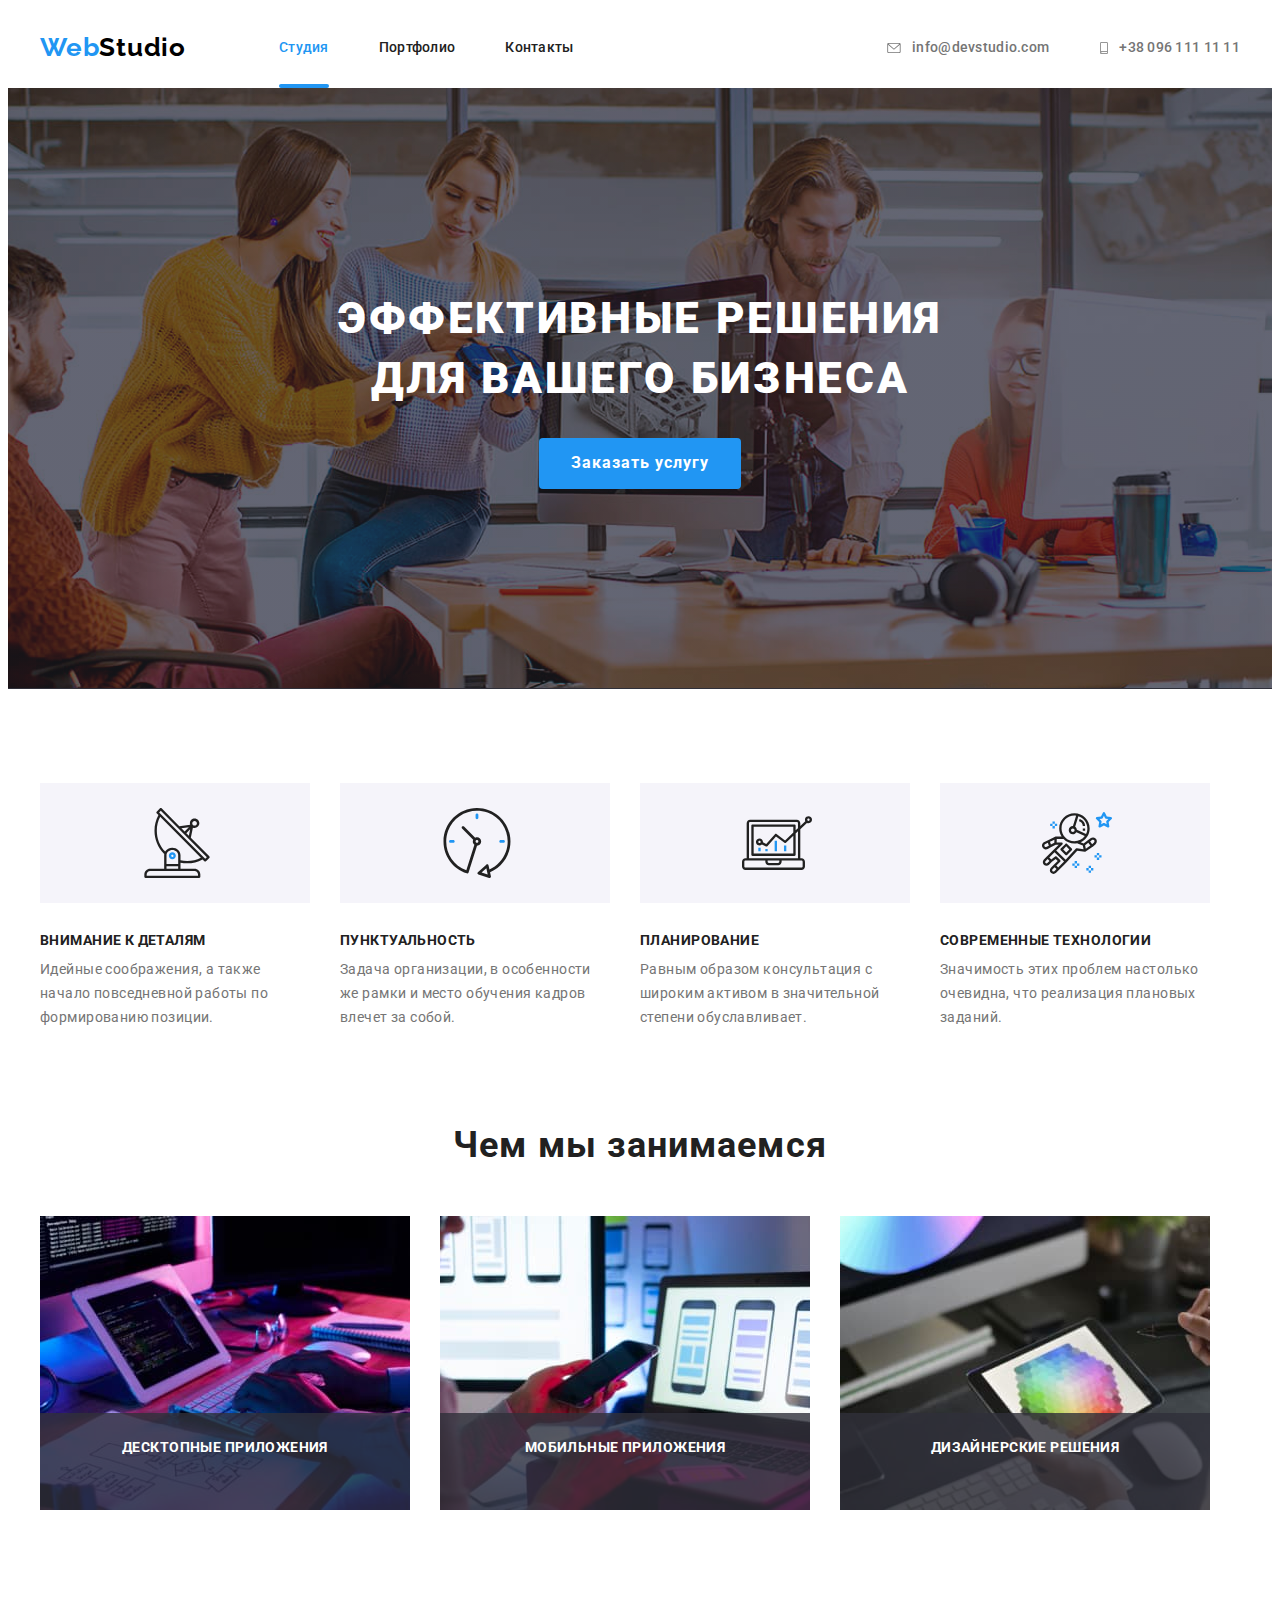
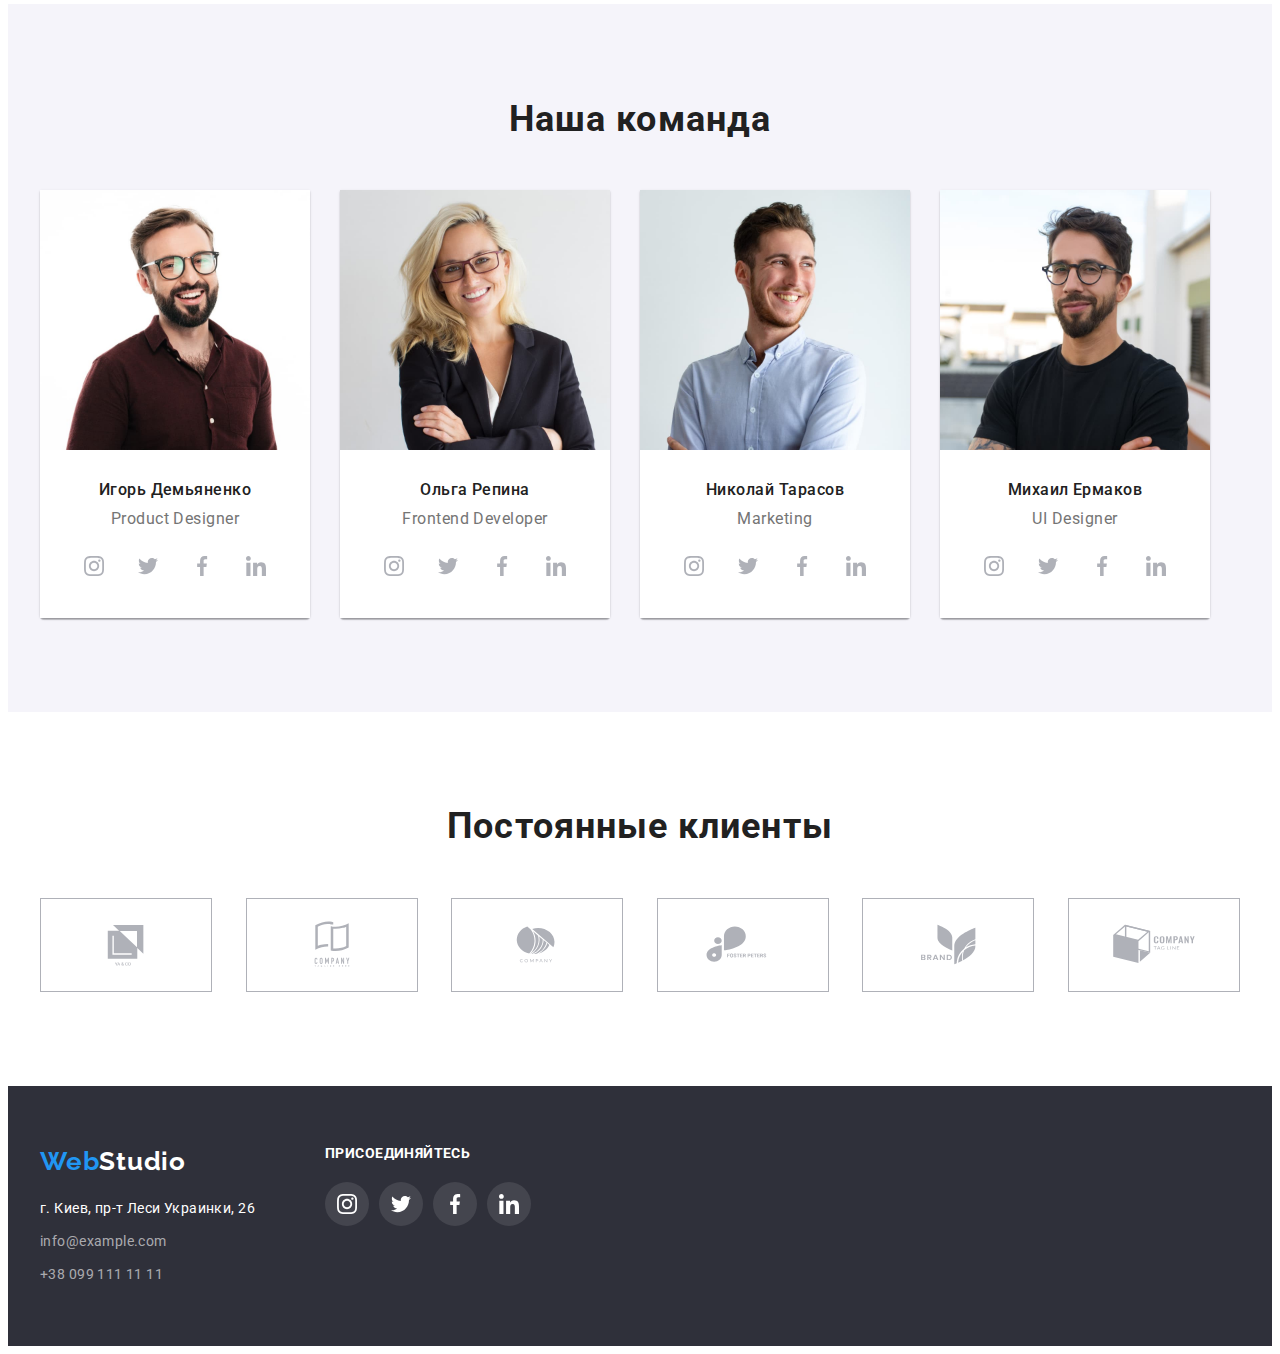
<file: index.html>
<!DOCTYPE html>
<html lang="ru">
  <head>
    <meta charset="UTF-8" />
    <meta http-equiv="X-UA-Compatible" content="IE=edge" />
    <meta name="viewport" content="width=he, initial-scale=1.0" />
    <title>Document</title>
    <link rel="preconnect" href="https://fonts.googleapis.com" />
    <link rel="preconnect" href="https://fonts.gstatic.com" crossorigin />
    <link
      href="https://fonts.googleapis.com/css2?family=Raleway:wght@700&family=Roboto:wght@400;500;700;900&display=swap"
      rel="stylesheet"
    />
    <link
      rel="stylesheet"
      href="https://cdnjs.cloudflare.com/ajax/libs/modern-normalize/1.1.0/modern-normalize.min.css"
      integrity="sha512-wpPYUAdjBVSE4KJnH1VR1HeZfpl1ub8YT/NKx4PuQ5NmX2tKuGu6U/JRp5y+Y8XG2tV+wKQpNHVUX03MfMFn9Q=="
      crossorigin="anonymous"
      referrerpolicy="no-referrer"
    />
    <link rel="stylesheet" href="./css/styles.css" />
  </head>

  <body>
    <header>
      <div class="container">
        <div class="page-head">
          <nav class="site-nav">
            <a class="logo" href=""><span class="web">Web</span>Studio</a>
            <ul class="nav-list">
              <li class="item"><a class="link current" href="">Студия</a></li>
              <li class="item">
                <a class="link" href="./portfolio.html"> Портфолио</a>
              </li>
              <li class="item"><a class="link" href="">Контакты</a></li>
            </ul>
          </nav>

          <ul class="contacts">
            <li class="item">
              <a class="link contacts-link" href="mailto:info@devstudio.com">
                <svg class="icon-envelope" width="16px" height="10px">
                  <use href="./images/symbol.svg#icon-envelope"></use>
                </svg>
                info@devstudio.com</a
              >
            </li>
            <li class="item">
              <a class="link contacts-link" href="tel:+380961111111">
                <svg class="icon-smartphone">
                  <use href="./images/symbol.svg#icon-smartphone"></use>
                </svg>
                +38 096 111 11 11</a
              >
            </li>
          </ul>
        </div>
      </div>
    </header>
    <!--Герой-->
    <main>
      <section class="hero">
        <div class="container">
          <h1>Эффективные решения для вашего бизнеса</h1>
          <button data-modal-open class="button" type="button">
            Заказать услугу
          </button>
        </div>
      </section>
      <!--Особенности-->
      <section class="section">
        <div class="container">
          <h2 class="uniq studio">Особенности</h2>
          <ul class="uniq-list">
            <li class="item">
              <div class="uniq-bg">
                <svg class="icon-uniq">
                  <use href="./images/symbol.svg#icon-antena"></use>
                </svg>
              </div>
              <h3 class="uniqenes">Внимание к деталям</h3>
              <p class="uniqenes-line">
                Идейные соображения, а также начало повседневной работы по
                формированию позиции.
              </p>
            </li>
            <li class="item">
              <div class="uniq-bg">
                <svg class="icon-uniq">
                  <use href="./images/symbol.svg#icon-clock"></use>
                </svg>
              </div>
              <h3 class="uniqenes">Пунктуальность</h3>
              <p class="uniqenes-line">
                Задача организации, в особенности же рамки и место обучения
                кадров влечет за собой.
              </p>
            </li>
            <li class="item">
              <div class="uniq-bg">
                <svg class="icon-uniq">
                  <use href="./images/symbol.svg#icon-diagram"></use>
                </svg>
              </div>
              <h3 class="uniqenes">Планирование</h3>
              <p class="uniqenes-line">
                Равным образом консультация с широким активом в значительной
                степени обуславливает.
              </p>
            </li>
            <li class="item">
              <div class="uniq-bg">
                <svg class="icon-uniq">
                  <use href="./images/symbol.svg#icon-astronaut"></use>
                </svg>
              </div>
              <h3 class="uniqenes">Современные технологии</h3>
              <p class="uniqenes-line">
                Значимость этих проблем настолько очевидна, что реализация
                плановых заданий.
              </p>
            </li>
          </ul>
        </div>
      </section>

      <!-- Чем занимаемся -->
      <section class="we-do">
        <div class="container">
          <h2>Чем мы занимаемся</h2>
          <ul class="do-list">
            <li class="item">
              <div class="do-list-overlay">
                <img src="./images/box-one.jpg" alt="анализуем" width="370" />
                <div class="overlay-one">
                  <p class="we-do-text">Десктопные приложения</p>
                </div>
              </div>
            </li>
            <li class="item">
              <div class="do-list-overlay">
                <img src="./images/box-two.jpg" alt="делаем" width="370" />
                <div class="overlay-one">
                  <p class="we-do-text">Мобильные приложения</p>
                </div>
              </div>
            </li>
            <li class="item">
              <div class="do-list-overlay">
                <img src="./images/box-three.jpg" alt="выбираем" width="370" />
                <div class="overlay-one">
                  <p class="we-do-text">Дизайнерские решения</p>
                </div>
              </div>
            </li>
          </ul>
        </div>
      </section>
      <!--команда  -->
      <section class="team section">
        <div class="container">
          <h2 class="our-team">Наша команда</h2>
          <ul class="team-list">
            <li class="team-item">
              <img src="./images/ihor.jpg" alt="Игорь Демьяненко" width="270" />
              <div class="team-card">
                <h3 class="names">Игорь Демьяненко</h3>
                <p class="prof">Product Designer</p>
                <div class="social-media">
                  <a class="social-link" href="">
                    <svg class="icon-social">
                      <use href="./images/symbol.svg#icon-instagram"></use>
                    </svg>
                  </a>
                  <a href="" class="social-link">
                    <svg class="icon-social">
                      <use href="./images/symbol.svg#icon-twitter"></use>
                    </svg>
                  </a>
                  <a href="" class="social-link">
                    <svg class="icon-social">
                      <use href="./images/symbol.svg#icon-facebook"></use>
                    </svg>
                  </a>
                  <a href="" class="social-link">
                    <svg class="icon-social">
                      <use href="./images/symbol.svg#icon-linkedin"></use>
                    </svg>
                  </a>
                </div>
              </div>
            </li>
            <li class="team-item">
              <img src="./images/olga.jpg" alt="Ольга Репина" width="270" />
              <div class="team-card">
                <h3 class="names">Ольга Репина</h3>
                <p class="prof">Frontend Developer</p>
                <div class="social-media">
                  <a class="social-link" href="">
                    <svg class="icon-social">
                      <use href="./images/symbol.svg#icon-instagram"></use>
                    </svg>
                  </a>
                  <a href="" class="social-link">
                    <svg class="icon-social">
                      <use href="./images/symbol.svg#icon-twitter"></use>
                    </svg>
                  </a>
                  <a href="" class="social-link">
                    <svg class="icon-social">
                      <use href="./images/symbol.svg#icon-facebook"></use>
                    </svg>
                  </a>
                  <a href="" class="social-link">
                    <svg class="icon-social">
                      <use href="./images/symbol.svg#icon-linkedin"></use>
                    </svg>
                  </a>
                </div>
              </div>
            </li>
            <li class="team-item">
              <img
                src="./images/nikolay.jpg"
                alt="Николай Тарасов"
                width="270"
              />
              <div class="team-card">
                <h3 class="names">Николай Тарасов</h3>
                <p class="prof">Marketing</p>
                <div class="social-media">
                  <a class="social-link" href="">
                    <svg class="icon-social">
                      <use href="./images/symbol.svg#icon-instagram"></use>
                    </svg>
                  </a>
                  <a href="" class="social-link">
                    <svg class="icon-social">
                      <use href="./images/symbol.svg#icon-twitter"></use>
                    </svg>
                  </a>
                  <a href="" class="social-link">
                    <svg class="icon-social">
                      <use href="./images/symbol.svg#icon-facebook"></use>
                    </svg>
                  </a>
                  <a href="" class="social-link">
                    <svg class="icon-social">
                      <use href="./images/symbol.svg#icon-linkedin"></use>
                    </svg>
                  </a>
                </div>
              </div>
            </li>
            <li class="team-item">
              <img
                src="./images/michael.jpg"
                alt="Михаил Ермаков"
                width="270"
              />
              <div class="team-card">
                <h3 class="names">Михаил Ермаков</h3>
                <p class="prof">UI Designer</p>
                <div class="social-media">
                  <a class="social-link" href="">
                    <svg class="icon-social">
                      <use href="./images/symbol.svg#icon-instagram"></use>
                    </svg>
                  </a>
                  <a href="" class="social-link">
                    <svg class="icon-social">
                      <use href="./images/symbol.svg#icon-twitter"></use>
                    </svg>
                  </a>
                  <a href="" class="social-link">
                    <svg class="icon-social">
                      <use href="./images/symbol.svg#icon-facebook"></use>
                    </svg>
                  </a>
                  <a href="" class="social-link">
                    <svg class="icon-social">
                      <use href="./images/symbol.svg#icon-linkedin"></use>
                    </svg>
                  </a>
                </div>
              </div>
            </li>
          </ul>
        </div>
      </section>
      <section class="section">
        <div class="container">
          <h2 class="clients-title">Постоянные клиенты</h2>
          <ul class="clients-list">
            <li>
              <a href="" class="clients-link">
                <svg class="icon-clients">
                  <use href="./images/symbol.svg#icon-client-one"></use>
                </svg>
              </a>
            </li>
            <li>
              <a href="" class="clients-link">
                <svg class="icon-clients">
                  <use href="./images/symbol.svg#icon-client-two"></use>
                </svg>
              </a>
            </li>
            <li>
              <a href="" class="clients-link">
                <svg class="icon-clients">
                  <use href="./images/symbol.svg#icon-client-three"></use>
                </svg>
              </a>
            </li>
            <li>
              <a href="" class="clients-link">
                <svg class="icon-clients">
                  <use href="./images/symbol.svg#icon-client-four"></use>
                </svg>
              </a>
            </li>
            <li>
              <a href="" class="clients-link">
                <svg class="icon-clients">
                  <use href="./images/symbol.svg#icon-client-five"></use>
                </svg>
              </a>
            </li>
            <li>
              <a href="" class="clients-link">
                <svg class="icon-clients">
                  <use href="./images/symbol.svg#icon-client-six"></use>
                </svg>
              </a>
            </li>
          </ul>
        </div>
      </section>
    </main>

    <!-- Футер -->

    <footer class="site-footer">
      <div class="container footer">
        <div class="logo-adress">
          <a class="logo footer" href=""
            ><span class="web">Web</span><span class="studio">Studio</span>
          </a>
          <address>
            <ul class="addres-nav">
              <li class="item">
                <a
                  class="link"
                  href="https://www.google.com/maps/place/бульвар+Лесі+Українки,+26,+Київ,+02000/@50.4265807,30.5361971,17z/data=!4m13!1m7!3m6!1s0x40d4cf0e033ecbe9:0x57a4dffefec77da0!2z0LHRg9C70YzQstCw0YAg0JvQtdGB0ZYg0KPQutGA0LDRl9C90LrQuCwgMjYsINCa0LjRl9CyLCAwMjAwMA!3b1!8m2!3d50.4265807!4d30.5383858!3m4!1s0x40d4cf0e033ecbe9:0x57a4dffefec77da0!8m2!3d50.4265807!4d30.5383858"
                  ><span class="map"> г. Киев, пр-т Леси Украинки, 26</span></a
                >
              </li>
              <li class="item">
                <a class="link" href="mailto:info@example.com"
                  >info@example.com</a
                >
              </li>
              <li class="item">
                <a class="link" href="tel:+380991111111">+38 099 111 11 11</a>
              </li>
            </ul>
          </address>
        </div>
        <div class="social-box">
          <h2 class="footer-title">присоединяйтесь</h2>
          <ul class="icon-footer-list">
            <li class="social-footer-list">
              <a href="" class="social-link-footer">
                <svg class="icon-social-footer">
                  <use href="./images/symbol.svg#icon-instagram"></use>
                </svg>
              </a>
            </li>
            <li class="social-footer-list">
              <a href="" class="social-link-footer">
                <svg class="icon-social-footer">
                  <use href="./images/symbol.svg#icon-twitter"></use>
                </svg>
              </a>
            </li>
            <li class="social-footer-list">
              <a href="" class="social-link-footer">
                <svg class="icon-social-footer">
                  <use href="./images/symbol.svg#icon-facebook"></use>
                </svg>
              </a>
            </li>
            <li class="social-footer-list">
              <a href="" class="social-link-footer">
                <svg class="icon-social-footer">
                  <use href="./images/symbol.svg#icon-linkedin"></use>
                </svg>
              </a>
            </li>
          </ul>
        </div>
      </div>
    </footer>

    <div class="backdrop is-hidden" data-modal>
      <div class="modal">
        <button class="modal-btn" type="button" data-modal-close>
          <svg width="18" height="18" fill="none">
            <path
              d="M15 4.10786 13.8921 3 9.5 7.39214 5.10786 3 4 4.10786 8.39214 8.5 4 12.8921 5.10786 14 9.5 9.60786 13.8921 14 15 12.8921 10.6079 8.5 15 4.10786Z"
              fill="#000"
            />
          </svg>
        </button>
      </div>
    </div>

    <script src="./js/modal.js"></script>
  </body>
</html>
</file>
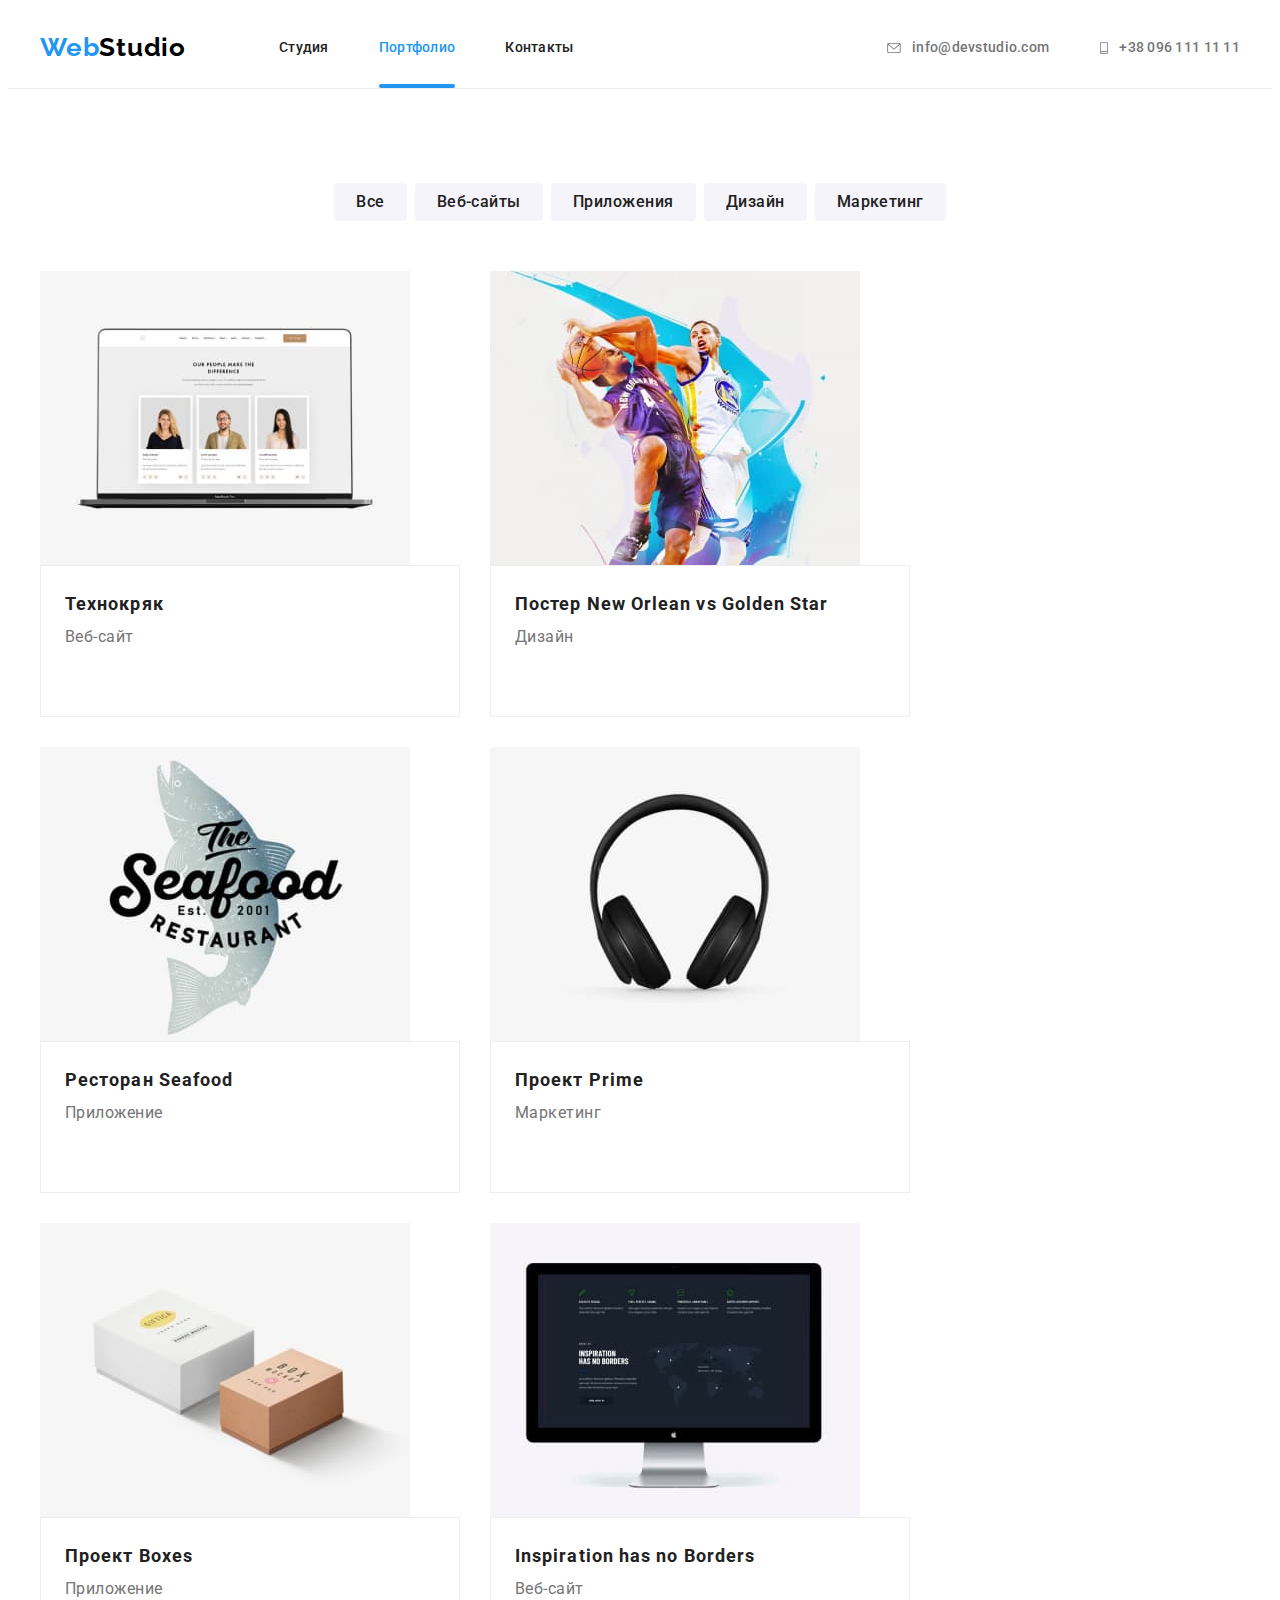
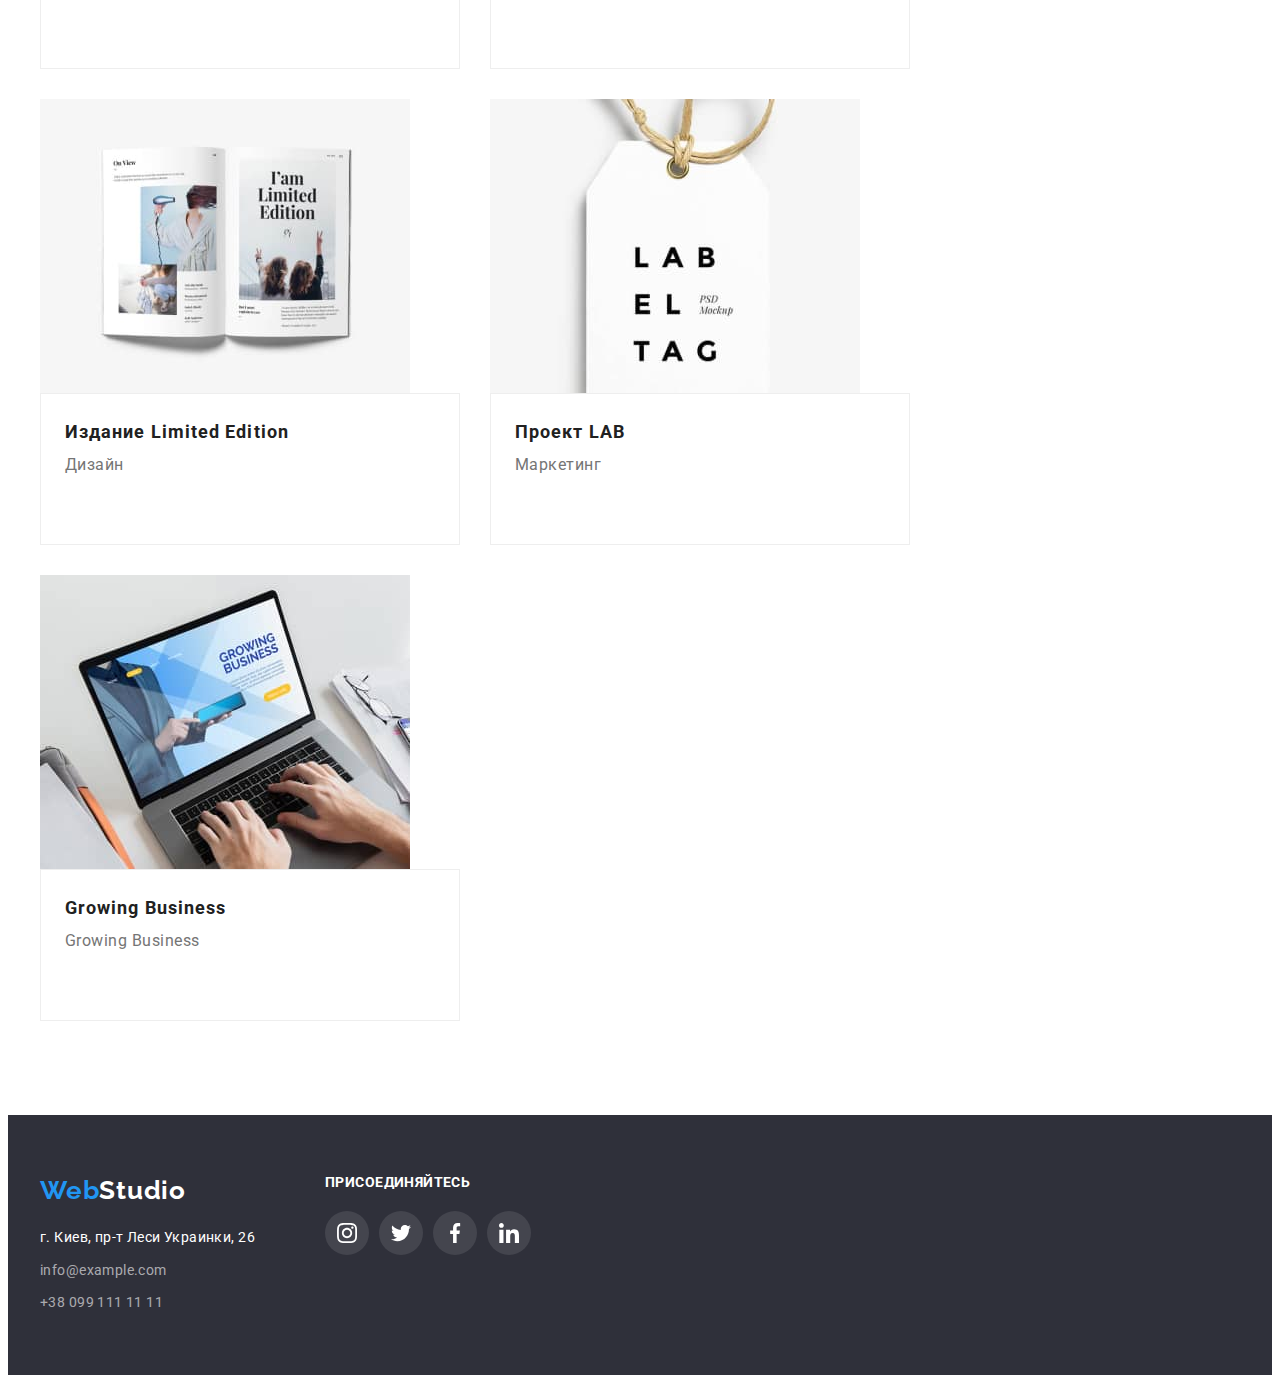
<file: portfolio.html>
<!DOCTYPE html>
<html lang="ru">
  <head>
    <meta charset="UTF-8" />
    <meta http-equiv="X-UA-Compatible" content="IE=edge" />
    <meta name="viewport" content="width=he, initial-scale=1.0" />
    <title>Document</title>
    <link rel="preconnect" href="https://fonts.googleapis.com" />
    <link rel="preconnect" href="https://fonts.gstatic.com" crossorigin />
    <link
      href="https://fonts.googleapis.com/css2?family=Raleway:wght@700&family=Roboto:wght@400;500;700;900&display=swap"
      rel="stylesheet"
    />
    <link rel="stylesheet" href="https://cdnjs.cloudflare.com/ajax/libs/modern-normalize/1.1.0/modern-normalize.min.css" integrity="sha512-wpPYUAdjBVSE4KJnH1VR1HeZfpl1ub8YT/NKx4PuQ5NmX2tKuGu6U/JRp5y+Y8XG2tV+wKQpNHVUX03MfMFn9Q==" crossorigin="anonymous" referrerpolicy="no-referrer" />
    <link rel="stylesheet" href="./css/styles.css"/>
  </head>
  <body>
    <header class="portfolio-header">
      <div class="container">
        <div class="page-head">
          <nav class="site-nav">
            <a class="logo" href=""><span class="web">Web</span>Studio</a>
            <ul class="nav-list">
              <li class="item"><a class="link" href="./index.html">Студия</a></li>
              <li class="item">
                <a class="link current" href="portfolio.html"> Портфолио</a>
              </li>
              <li class="item"><a class="link" href="">Контакты</a></li>
            </ul>
          </nav>

         <ul class="contacts">
            <li class="item">
              <a class="link contacts-link" href="mailto:info@devstudio.com">
                <svg class="icon-envelope" width="16px" height="10px">
                  <use href="./images/symbol.svg#icon-envelope"></use>
                </svg>
                info@devstudio.com</a>
            </li>
            <li class="item">
              <a class="link contacts-link" href="tel:+380961111111">
                 <svg class="icon-smartphone">
                  <use href="./images/symbol.svg#icon-smartphone"></use>
                </svg>
                +38 096 111 11 11</a>
            </li>
          </ul>
        </div>
      </div>
    </header>

    <main>
      <section class="section">
        <div class="container">
        <h1 class="progect-title">Примірники проектів</h1>
        <ul class="portfolio-buttons">
          <li class="item"><button class="btn" type="button">Все</button></li>
          <li class="item"><button class="btn" type="button">Веб-сайты</button></li>
          <li class="item"><button class="btn" type="button">Приложения</button></li>
          <li class="item"><button class="btn" type="button">Дизайн</button></li>
          <li class="item"><button class="btn" type="button">Маркетинг</button></li>
        </ul>

        <ul class="progects">
          <li class="item">
            <a href="" class="projects-link">
              <div class="project-thumb">
              <img src="./images/laptop.jpg" alt="Технокряк" width="370" />
              
              <div class="project-description">
                <p class="">Ресурс предлагает комплексные предложения с разным уровнем функционала и сервисов. Все это позволит посетителю получить исчерпывающие сведения о компании или частном лице.</p>
              </div>
            </div>
           <div class="group-item">
            <h2 class="progect">Технокряк</h2>
            <p class="progect-name">Веб-сайт</p>
            </div>
            </a>
          </li>
          <li class="item">
            <a href="" class="projects-link">
              <div class="project-thumb">
              <img
                src="./images/people.jpg"
                alt="Постер New Orlean vs Golden Star"
                width="370"
              />
               <div class="project-description">
                <p class="">Ресурс предлагает комплексные предложения с разным уровнем функционала и сервисов. Все это позволит посетителю получить исчерпывающие сведения о компании или частном лице.</p>
              </div>
            </div>
             <div class="group-item">
            <h2 class="progect">Постер New Orlean vs Golden Star</h2>
            <p class="progect-name">Дизайн</p>
            </div>
            </a>
          </li>
          <li class="item">
            <a href="" class="projects-link">
              <div class="project-thumb">
              <img
                src="./images/seafood.jpg"
                alt="Ресторан Seafood"
                width="370"
              />
               <div class="project-description">
                <p class="">Ресурс предлагает комплексные предложения с разным уровнем функционала и сервисов. Все это позволит посетителю получить исчерпывающие сведения о компании или частном лице.</p>
              </div>
            </div>
             <div class="group-item">
            <h2 class="progect">Ресторан Seafood</h2>
            <p class="progect-name">Приложение</p>
            </div>
            </a>
          </li>
          <li class="item">
            <a href="" class="projrcts-link">
              <div class="project-thumb">
              <img
                src="./images/headphones.jpg"
                alt="Проект Prime"
                width="370"
              />
               <div class="project-description">
                <p class="">Ресурс предлагает комплексные предложения с разным уровнем функционала и сервисов. Все это позволит посетителю получить исчерпывающие сведения о компании или частном лице.</p>
              </div>
            </div>
             <div class="group-item">
            <h2 class="progect">Проект Prime</h2>
            <p class="progect-name">Маркетинг</p>
            </div>
            </a>
          </li>
          <li class="item">
           <a href="" class="projects-link">
              <div class="project-thumb">
             <img src="./images/boxes.jpg" alt="Проект Boxes" width="370" />
            <div class="project-description">
                <p class="">Ресурс предлагает комплексные предложения с разным уровнем функционала и сервисов. Все это позволит посетителю получить исчерпывающие сведения о компании или частном лице.</p>
              </div>
            </div>
              <div class="group-item">
                <h2 class="progect">Проект Boxes</h2>
            <p class="progect-name">Приложение</p>
            </div>
           </a>
          </li>
          <li class="item">
            <a href="" class="progects-link">
              <div class="project-thumb">
              <img
              src="./images/monitor.jpg"
              alt="Веб-сайт Inspiration has no Borders"
              width="370"
              />
              <div class="project-description">
                <p class="">Ресурс предлагает комплексные предложения с разным уровнем функционала и сервисов. Все это позволит посетителю получить исчерпывающие сведения о компании или частном лице.</p>
              </div>
            </div>
             <div class="group-item">
            <h2 class="progect">Inspiration has no Borders</h2>
            <p class="progect-name">Веб-сайт</p>
            </div>
            </a>
          </li>
          <li class="item">
            <a href="" class="projects-link">
              <div class="project-thumb">
              <img
              src="./images/magazine.jpg"
              alt="Издание Limited Edition"
              width="370"
              />
              <div class="project-description">
                <p class="">Ресурс предлагает комплексные предложения с разным уровнем функционала и сервисов. Все это позволит посетителю получить исчерпывающие сведения о компании или частном лице.</p>
              </div>
            </div>
             <div class="group-item">
            <h2 class="progect">Издание Limited Edition</h2>
            <p class="progect-name">Дизайн</p>
            </div>
            </a>
          </li>
          <li class="item">
           <a href="" class="projects-link">
              <div class="project-thumb">
              <img src="./images/tag.jpg" alt="Проект LAB" width="370" />
            <div class="project-description">
                <p class="">Ресурс предлагает комплексные предложения с разным уровнем функционала и сервисов. Все это позволит посетителю получить исчерпывающие сведения о компании или частном лице.</p>
              </div>
            </div>
              <div class="group-item">
                <h2 class="progect">Проект LAB</h2>
                <p class="progect-name">Маркетинг</p>
            </div>
           </a>
          </li>
          <li class="item">
           <a href="" class="projects-link">
              <div class="project-thumb">
              <img
              src="./images/laptophands.jpg"
              alt="Growing Business Growing Business"
              width="370"
              />
              <div class="project-description">
                <p class="">Ресурс предлагает комплексные предложения с разным уровнем функционала и сервисов. Все это позволит посетителю получить исчерпывающие сведения о компании или частном лице.</p>
              </div>
            </div>
             <div class="group-item">
            <h2 class="progect">Growing Business</h2>
            <p class="progect-name">Growing Business</p> 
            </div>
           </a>
          </li>
        </ul>
        </div>
      </section>
    </main>

    <footer class="site-footer">
      <div class="container footer">
        <div class="logo-adress">
          <a class="logo footer" href=""
          ><span class="web">Web</span><span class="studio">Studio</span>
        </a>
        <address>
          <ul class="addres-nav">
            <li class="item">
              <a
                class="link"
                href="https://www.google.com/maps/place/бульвар+Лесі+Українки,+26,+Київ,+02000/@50.4265807,30.5361971,17z/data=!4m13!1m7!3m6!1s0x40d4cf0e033ecbe9:0x57a4dffefec77da0!2z0LHRg9C70YzQstCw0YAg0JvQtdGB0ZYg0KPQutGA0LDRl9C90LrQuCwgMjYsINCa0LjRl9CyLCAwMjAwMA!3b1!8m2!3d50.4265807!4d30.5383858!3m4!1s0x40d4cf0e033ecbe9:0x57a4dffefec77da0!8m2!3d50.4265807!4d30.5383858"
                ><span class="map"> г. Киев, пр-т Леси Украинки, 26</span></a>
            </li>
            <li class="item">
              <a class="link" href="mailto:info@example.com"
                >info@example.com</a>
            </li>
            <li class="item">
              <a class="link" href="tel:+380991111111">+38 099 111 11 11</a>
            </li>
          </ul>
        </address>
      </div>
          <div class="social-box">
            <h2 class="footer-title">присоединяйтесь</h2>
           <ul class="icon-footer-list">
             <li class="social-footer-list">
                <a href="" class="social-link-footer">
                    <svg class="icon-social-footer">
                      <use href="./images/symbol.svg#icon-instagram"></use>
                    </svg>
                  </a>
                  </li>
                   <li class="social-footer-list">
            <a href="" class="social-link-footer">
                    <svg class="icon-social-footer">
                      <use href="./images/symbol.svg#icon-twitter"></use>
                    </svg>
                  </a>
                  </li>
                   <li class="social-footer-list">
            <a href="" class="social-link-footer">
                    <svg class="icon-social-footer">
                      <use href="./images/symbol.svg#icon-facebook"></use>
                    </svg>
                  </a>
                  </li>
                   <li class="social-footer-list">
            <a href="" class="social-link-footer">
                    <svg class="icon-social-footer">
                      <use href="./images/symbol.svg#icon-linkedin"></use>
                    </svg>
                  </a>
             </li>
           </ul>
          </div>
      </div>
    </footer>
  </body>
</html>
</file>
<file: css/styles.css>
/* main colors 

background: #FFFFFF;- основний колір фону
background: #F5F4FA; - додатковий колір фону
background: #2F303A; - accent колір фону
color: #212121; - key color of text
background: #2196F3; - hover color
background: #FFFFFF; - third-class text color
background:  #757575; - secondary text color
*/

:root {
  --primary-text-color: #212121;
  --secondary-text-color: #757575;
  --primary-bgc-color: #ffffff;
  --accent-color: #2196f3;
  --accent-bg-color: #2f303a;
  --third-class-text-color: #ffffff;
  --secondary-bgc: #f5f4fa;
  --social-link-color: #afb1b8;
}

body {
  background-color: var(--primary-bgc-color);
  color: #212121;

  font-family: "Roboto", sans-serif;
  font-style: normal;
}

.container {
  margin-left: auto;
  margin-right: auto;
  width: 1200px;
  padding-left: 15px;
  padding-right: 15px;
}

/* HEADER */

.portfolio-header {
  border-bottom: 1px solid #ececec;
}

.page-head,
.site-nav {
  display: flex;
  align-items: center;
}

.logo {
  color: #000000;

  font-family: "Raleway";
  font-weight: 700;
  font-size: 26px;
  line-height: 1.2;
  letter-spacing: 0.03em;

  text-decoration: none;
}

.web {
  color: var(--accent-color);
}

.studio {
  color: var(--third-class-text-color);
}

ul {
  list-style: none;
  margin-top: 0;
  margin-bottom: 0;
  padding: 0;
}
.nav-list {
  display: flex;
  margin-left: 93px;
}

.nav-list,
.contacts {
  font-weight: 500;
  font-size: 14px;
  line-height: 1.14;
  letter-spacing: 0.02em;
}

.nav-list .link {
  display: block;
  padding-top: 32px;
  padding-bottom: 32px;
  color: var(--primary-text-color);
  text-decoration: none;
}

.nav-list .item:not(:last-child) {
  margin-right: 50px;
}

.nav-list .link.current {
  position: relative;
  color: var(--accent-color);
}

.nav-list .link.current::after {
  position: absolute;
  bottom: 0;
  left: 0;
  width: 100%;
  height: 4px;

  display: block;
  content: "";
  background-color: var(--accent-color);
  border-radius: 2px;
}

.contacts {
  display: flex;
  margin-left: auto;
  align-items: center;
}

.contacts .item + .item {
  margin-left: 50px;
}

.contacts-link {
  display: flex;
  align-items: center;

  padding-top: 32px;
  padding-bottom: 32px;

  color: var(--secondary-text-color);
  text-decoration: none;

  transition: color 250ms cubic-bezier(0.4, 0, 0.2, 1);
}

.link {
  transition: color 250ms cubic-bezier(0.4, 0, 0.2, 1);
}

.link:hover,
.link:focus {
  color: var(--accent-color);
}

.icon-envelope {
  width: 100%;
  height: 100%;
  margin-right: 10px;
  fill: currentColor;
}

.icon-smartphone {
  width: 10px;
  height: 12px;
  padding: 0;
  margin-right: 10px;
  fill: currentColor;
}

.contacts-link:hover .icon-envelope,
.contacts-link:focus .icon-envelope {
  color: currentColor;
}
/* HERO SECTION */

.hero {
  background-image: linear-gradient(
      to right,
      rgba(47, 48, 58, 0.4),
      rgba(47, 48, 58, 0.4)
    ),
    url(../images/bgimage.png);
  background-color: var(--accent-bg-color);

  background-repeat: no-repeat;
  background-size: 1600px;
  background-position: 50% 50%;

  padding: 200px 0px;
  text-align: center;
}

.button {
  display: inline-block;
  background-color: var(--accent-color);
  color: var(--third-class-text-color);

  font-family: inherit;
  font-weight: 700;
  font-size: 16px;
  line-height: 1.9;

  text-align: center;
  letter-spacing: 0.06em;

  border-radius: 4px;
  min-width: 200px;
  padding: 10px 32px;

  cursor: pointer;
  border: transparent;

  transition: background-color 250ms cubic-bezier(0.4, 0, 0.2, 1);
}

.button:hover,
.button:focus {
  background-color: #188ce8;
}

h1 {
  color: var(--third-class-text-color);

  width: 696px;
  font-weight: 900;
  font-size: 44px;
  line-height: 1.37;

  letter-spacing: 0.06em;
  text-transform: uppercase;

  margin-top: 0;
  margin-bottom: 30px;
  margin-left: auto;
  margin-right: auto;
}

/* uniq-section */

.uniq-list {
  display: flex;
}

.uniq-bg {
  width: 270px;
  height: 120px;
  background-color: var(--secondary-bgc);
  margin-bottom: 30px;
}

h3.uniqenes {
  margin-top: 0;
  margin-bottom: 10px;
}

p.uniqenes-line {
  margin-top: 0;
  margin-bottom: 0;
}

.uniqenes {
  font-weight: 700;
  font-size: 14px;
  line-height: 1.1;
  letter-spacing: 0.03em;
  text-transform: uppercase;
}

.uniqenes-line {
  color: var(--secondary-text-color);

  font-size: 14px;
  line-height: 1.7;
  letter-spacing: 0.03em;
}

h2 {
  font-weight: 700;
  font-size: 36px;
  line-height: 42px;
  text-align: center;
  letter-spacing: 0.03em;

  margin-top: 0;
  margin-bottom: 50px;
}

.icon-uniq {
  width: 70px;
  height: 70px;
  margin: 25px 102.34px;
}

.uniq {
  position: absolute;
  width: 1px;
  height: 1px;
  margin: -1px;
  border: 0;
  padding: 0;
  white-space: nowrap;
  clip-path: inset(100%);
  clip: rect(0 0 0 0);
  overflow: hidden;
}

.section {
  padding-top: 94px;
  padding-bottom: 94px;
}

.uniq-list .item {
  width: 270px;
}

.uniq-list .item:not(:last-child) {
  margin-right: 30px;
}

/* WHAT WE DO SECTION */

.we-do {
  padding-bottom: 94px;
}

.do-list {
  display: flex;
}

.do-list .item:not(:last-child) {
  margin-right: 30px;
}

.do-list-overlay {
  position: relative;
  height: 294px;
}

.overlay-one {
  position: absolute;
  bottom: 0;
  left: 0;

  width: 100%;
  min-height: 70px;

  background-color: rgba(47, 48, 58, 0.8);
  padding-top: 27px;
}

.we-do-text {
  font-weight: 700;
  font-size: 14px;
  line-height: 1.14;
  text-align: center;
  letter-spacing: 0.03em;
  text-transform: uppercase;

  margin: 0;
  color: var(--third-class-text-color);
}

/* TEAM */

.team {
  background-color: var(--secondary-bgc);
}

.team-list {
  display: flex;
  text-align: center;
}

.team-item:not(:last-child) {
  margin-right: 30px;
}

.names {
  font-weight: 500;
  font-size: 16px;
  line-height: 1.2;
  letter-spacing: 0.03em;

  margin-top: 0;
  margin-bottom: 10px;
}

.prof {
  color: var(--secondary-text-color);

  font-size: 16px;
  line-height: 1.2;
  letter-spacing: 0.03em;

  margin-top: 0;
  margin-bottom: 0;
}

.team-card {
  background-color: var(--primary-bgc-color);
  width: 270px;
  padding-top: 30px;
  padding-bottom: 30px;
}

.team-item {
  box-shadow: 0px 1px 3px rgba(0, 0, 0, 0.12), 0px 1px 1px rgba(0, 0, 0, 0.14),
    0px 2px 1px rgba(0, 0, 0, 0.2);
  border-radius: 0px 0px 4px 4px;
}

.team-item img {
  display: block;
  max-width: 100%;
  height: auto;
}

.social-media {
  display: flex;
  justify-content: center;
  align-items: center;
}

.social-link {
  color: var(--social-link-color);
  margin-top: 16px;
  width: 44px;
  height: 44px;
  border-radius: 50%;

  transition: color 250ms cubic-bezier(0.4, 0, 0.2, 1),
    background-color 250ms cubic-bezier(0.4, 0, 0.2, 1);
}

.social-link + .social-link {
  margin-left: 10px;
}

.social-link:hover,
.social-link:focus {
  color: var(--third-class-text-color);
  background-color: var(--accent-color);
}

.icon-social {
  width: 20px;
  height: 20px;
  fill: currentColor;
  margin: 12px;
}

.social-link:hover .icon-social,
.social-link:focus .icon-social {
  fill: currentColor;
}

.clients-title {
  font-weight: 700;
  font-size: 36px;
  line-height: 1.16;
  text-align: center;
  letter-spacing: 0.03em;
  margin-bottom: 50px;
}

ul.clients-list {
  display: flex;
  list-style: none;
  justify-content: space-between;
}

.clients-link {
  color: var(--social-link-color);
  display: flex;
  border: 1px solid var(--social-link-color);
  width: 170px;
  height: 92px;

  transition: color 250ms cubic-bezier(0.4, 0, 0.2, 1),
    border 250ms cubic-bezier(0.4, 0, 0.2, 1);
}

.icon-clients {
  width: 170px;
  height: 92px;
  fill: currentColor;

  transition: color 250ms cubic-bezier(0.4, 0, 0.2, 1);
}

.clients-link:hover,
.clients-link:focus {
  border: 1px solid var(--accent-color);
}

.clients-link:hover .icon-clients,
.clients-link:focus .icon-clients {
  color: var(--accent-color);
}
/* PORTFOLIO */

ul {
  list-style: none;
}

.progects-link {
  text-decoration: none;
  color: inherit;
}

.our-progects {
  padding-top: 94px;
  padding-bottom: 94px;
}

h1.progect-title {
  position: absolute;
  width: 1px;
  height: 1px;
  margin: -1px;
  border: 0;
  padding: 0;
  white-space: nowrap;
  clip-path: inset(100%);
  clip: rect(0 0 0 0);
  overflow: hidden;
}

.portfolio-buttons {
  display: flex;
  justify-content: center;
  margin-bottom: 50px;
}

.portfolio-buttons .item:not(:last-child) {
  margin-right: 8px;
}

.btn {
  background-color: var(--secondary-bgc);
  color: var(--primary-text-color);

  font-family: inherit;
  font-weight: 500;
  font-size: 16px;
  line-height: 1.6;
  text-align: center;
  letter-spacing: 0.03em;

  border-radius: 4px;
  border: transparent;

  padding: 6px 22px;

  cursor: pointer;

  transition: color 250ms cubic-bezier(0.4, 0, 0.2, 1),
    background-color 250ms cubic-bezier(0.4, 0, 0.2, 1),
    box-shadow 250ms cubic-bezier(0.4, 0, 0.2, 1);
}

.btn:hover,
.btn:focus {
  background-color: var(--accent-color);
  color: var(--third-class-text-color);
  box-shadow: 0px 3px 1px rgba(0, 0, 0, 0.1), 0px 1px 2px rgba(0, 0, 0, 0.08),
    0px 2px 2px rgba(0, 0, 0, 0.12);
}

.progects {
  margin: 0;
  padding: 0;

  display: flex;
  flex-wrap: wrap;

  margin-left: -30px;
  margin-bottom: -30px;
}

.progects > .item {
  flex-basis: calc(100% / 3 - 30px);

  margin-left: 30px;
  margin-bottom: 30px;

  transition: box-shadow 250ms cubic-bezier(0.4, 0, 0.2, 1);
}

.progects > .item:hover,
.progects > .item:focus {
  box-shadow: 0px 1px 1px rgba(0, 0, 0, 0.12), 0px 4px 4px rgba(0, 0, 0, 0.06),
    1px 4px 6px rgba(0, 0, 0, 0.16);
}

.progects > .item:hover .project-thumb::before,
.progects > .item:focus .project-thumb::before {
  transform: translateX(0);
}

.progect {
  font-weight: 700;
  font-size: 18px;
  line-height: 2;
  letter-spacing: 0.06em;

  margin: 0px 0px;
  width: 370px;
}

.progect-name {
  color: var(--secondary-text-color);

  font-size: 16px;
  line-height: 1.9;
  letter-spacing: 0.03em;

  margin: 0px 0px;
  width: 370px;
}

.group-item {
  background-color: var(--primary-bgc-color);
  padding: 20px 24px;
  width: 370px;
  height: 110px;
  border: 1px solid #eeeeee;
  margin-right: 0;
}
.progects img {
  display: block;
  height: auto;
}
h2.progect {
  display: inline-block;
  max-width: 322px;
  text-align: left;
  color: var(--primary-text-color);
}

p.progect-name {
  display: inline-block;
  max-width: 322px;
}

.project-thumb {
  position: relative;
  overflow: hidden;
}

.project-thumb::before {
  position: absolute;
  content: "";
  display: inline-block;
  background-color: rgba(33, 150, 243, 0.9);

  top: 0;
  left: 0;
  width: 100%;
  height: 100%;
  opacity: 1;

  transition: opacity 250ms cubic-bezier(0.4, 0, 0.2, 1);

  transform: translateY(100%);
  transition: transform 250ms cubic-bezier(0.4, 0, 0.2, 1);
}

.project-description {
  position: absolute;
  top: 0;
  left: 0;

  padding: 63px 24px;

  opacity: 0;

  transition: opacity 250ms cubic-bezier(0.4, 0, 0.2, 1);
}

.project-description p {
  margin: 0;

  font-size: 18px;
  line-height: 1.55;
  letter-spacing: 0.03em;

  color: var(--third-class-text-color);
}

.progects > .item:hover .project-thumb::before,
.progects > .item:hover .project-description {
  opacity: 1;
}

.progects > .item:focus .project-thumb::before,
.progects > .item:focus .project-description {
  opacity: 1;
}

/*  Footer */

.site-footer {
  background-color: var(--accent-bg-color);
  padding-top: 60px;
  padding-bottom: 60px;
}

.logo.footer {
  display: block;
  margin-bottom: 20px;
}

.addres-nav .item + .item {
  margin-top: 9px;
}

.addres-nav .link {
  color: rgba(255, 255, 255, 0.6);

  font-style: normal;
  font-size: 14px;
  line-height: 1.7;
  letter-spacing: 0.03em;
  text-decoration: none;

  transition: color 250ms cubic-bezier(0.4, 0, 0.2, 1);
}

.addres-nav .link:hover,
.addres-nav .link:focus {
  color: var(--accent-color);
}

.map {
  color: var(--third-class-text-color);

  transition: color 250ms cubic-bezier(0.4, 0, 0.2, 1);
}
.map:hover,
.map:focus {
  color: var(--accent-color);
}

.footer {
  display: flex;
}

.logo-adress {
  margin-right: 70px;
}

.footer-title {
  font-weight: 700;
  font-size: 14px;
  line-height: 1.14;
  letter-spacing: 0.03em;
  text-transform: uppercase;
  color: var(--third-class-text-color);
  margin-bottom: 20px;
  text-align: left;
}

.icon-footer-list {
  display: flex;
}

.social-link-footer {
  display: inline-block;
  width: 44px;
  height: 44px;
  color: var(--third-class-text-color);
  background-color: rgba(255, 255, 255, 0.1);
  border-radius: 50%;

  transition: background-color 250ms cubic-bezier(0.4, 0, 0.2, 1);
}

.social-footer-list + .social-footer-list {
  margin-left: 10px;
}

.icon-social-footer {
  width: 20px;
  height: 20px;
  fill: currentColor;
  margin: 12px;
}

.social-link-footer:hover,
.social-link-footer:focus {
  background-color: var(--accent-color);
}

.backdrop {
  position: fixed;
  top: 0;
  left: 0;
  width: 100%;
  height: 100%;
  background-color: rgba(0, 0, 0, 0.2);

  transition: opacity 250ms linear;
}

.backdrop.is-hidden {
  opacity: 0;
  pointer-events: none;
  visibility: hidden;
}

.modal {
  position: absolute;
  top: 50%;
  left: 50%;
  transform: translate(-50%, -50%);

  min-height: 581px;
  width: 528px;
  background-color: var(--primary-bgc-color);
}

.modal-btn {
  position: absolute;

  top: 8px;
  right: 21px;
  padding: 0;

  display: inline-block;
  width: 30px;
  height: 30px;
  border-radius: 50%;
  cursor: pointer;

  background-color: var(--primary-bgc-color);
  border: 1px solid rgba(0, 0, 0, 0.1);
}

.modal-btn svg {
  position: absolute;
  top: 50%;
  left: 50%;
  transform: translate(-50%, -50%);
}
</file>
